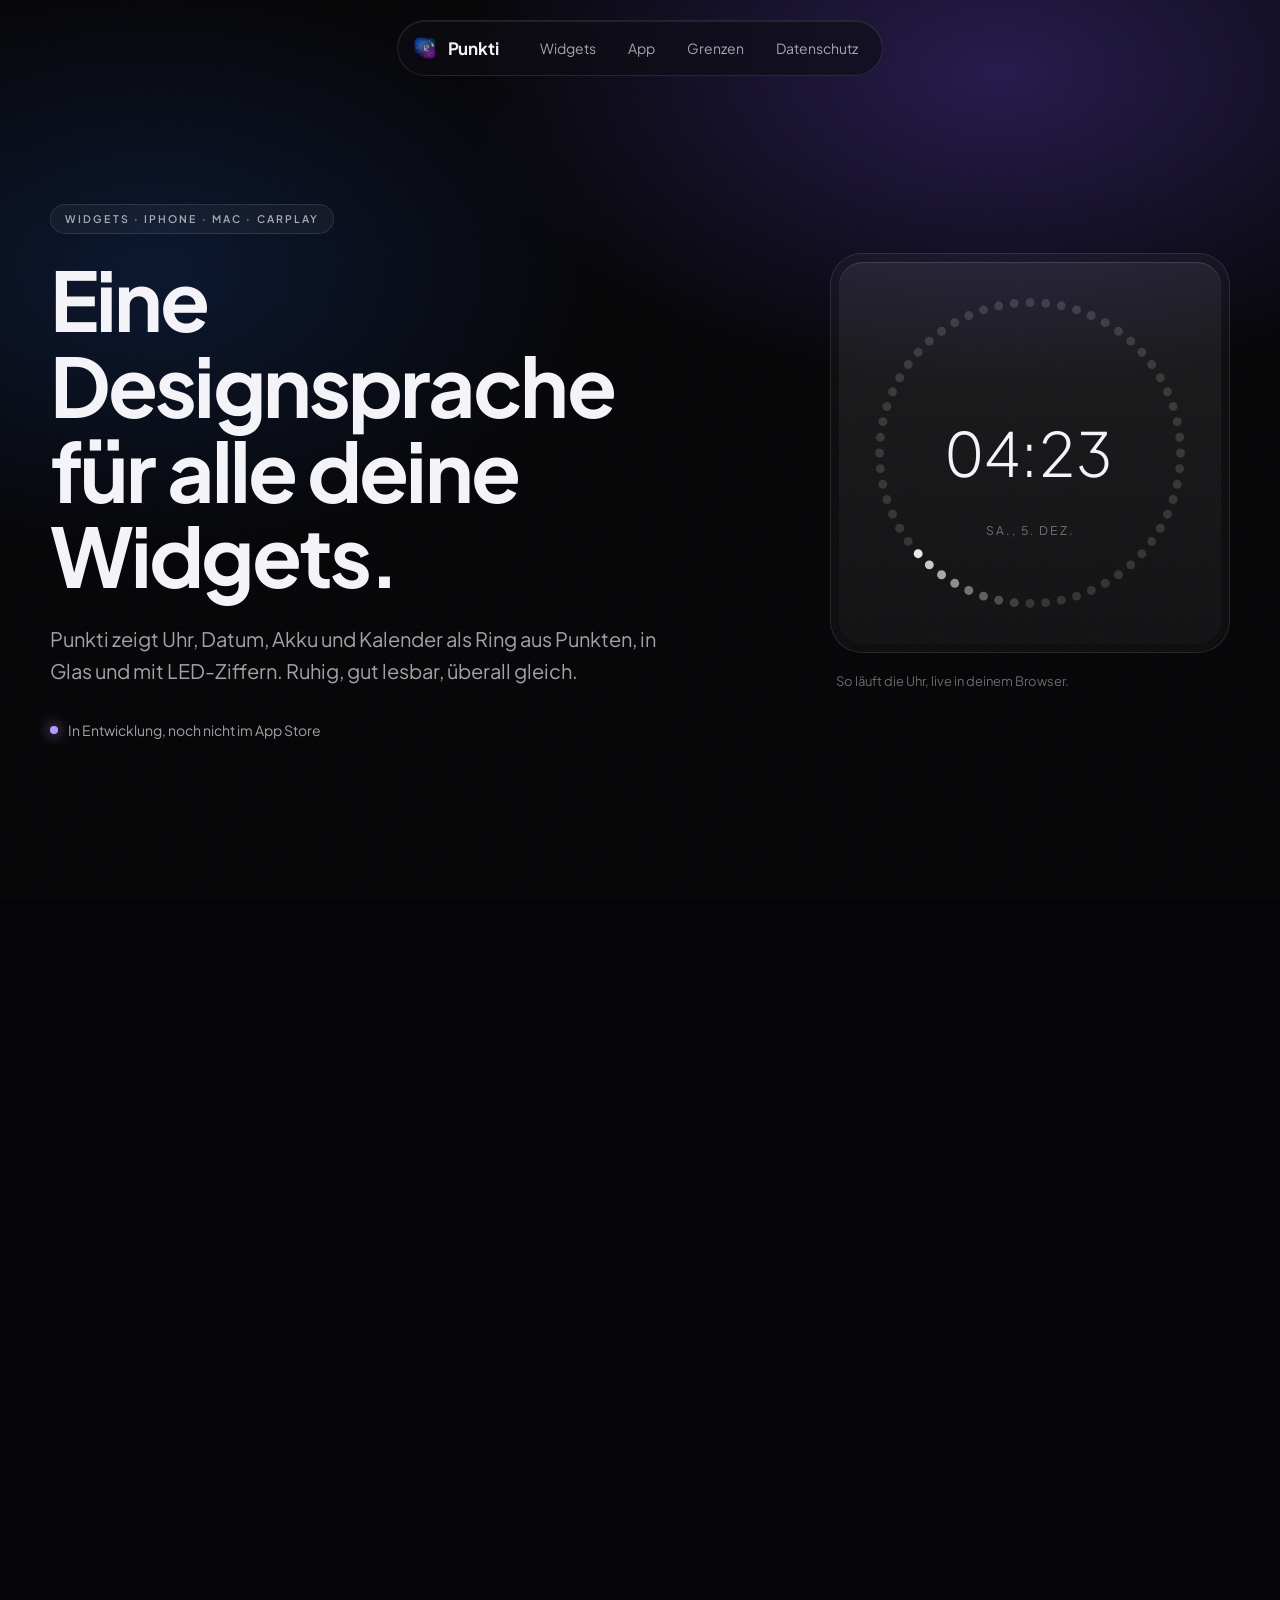
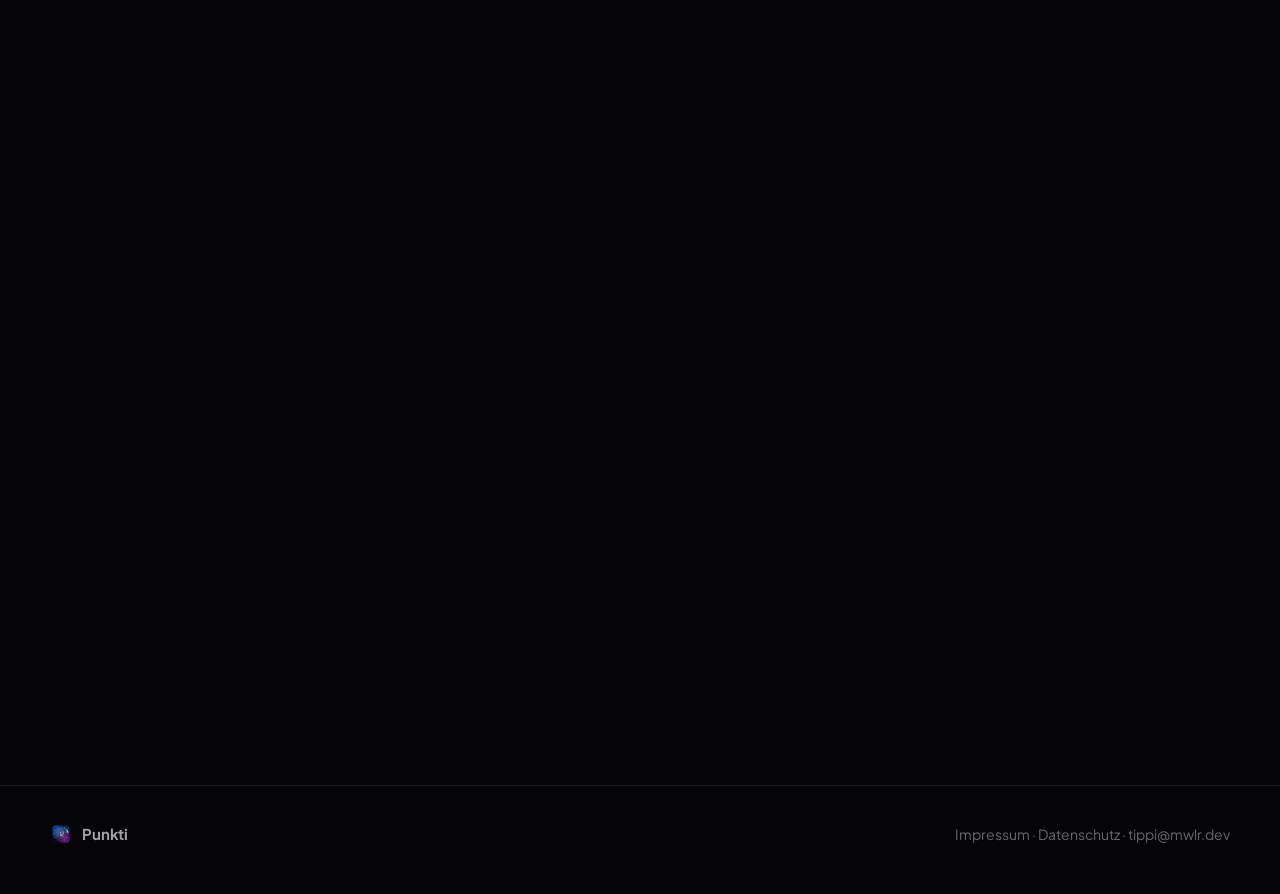
<file: index.html>
<!DOCTYPE html>
<html lang="de">
<head>
<meta charset="utf-8">
<meta name="viewport" content="width=device-width, initial-scale=1">
<!-- Zweite Sicherung für DSGVO: keine Verbindung zu irgendeinem Server, nur eigene Dateien. -->
<meta http-equiv="Content-Security-Policy" content="default-src 'none'; script-src 'self'; style-src 'self'; img-src 'self' data:; font-src 'self'; connect-src 'none'; base-uri 'none'; form-action 'none'">
<title>Punkti · Widgets in einer Designsprache</title>
<meta name="description" content="Punkti zeigt Uhr, Datum, Akku und Kalender als Ring aus Punkten, in Glas mit LED-Ziffern. Für iPhone, Mac und CarPlay. In Entwicklung.">
<meta name="robots" content="noindex">
<link rel="icon" href="favicon.png" type="image/png">
<link rel="apple-touch-icon" href="apple-touch-icon.png">
<link rel="preload" href="fonts/PlusJakartaSans-Variable.woff2" as="font" type="font/woff2" crossorigin>
<link rel="stylesheet" href="style.css">
<noscript><link rel="stylesheet" href="noscript.css"></noscript>
</head>
<body>

<!-- Hintergrund: Shaders (lokal gebündelt, ohne Telemetrie). Fallback: CSS-Verlauf unten. -->
<div class="bg" aria-hidden="true"><canvas id="bg"></canvas></div>
<div class="grain" aria-hidden="true"></div>

<header class="nav-wrap">
  <nav class="nav" aria-label="Hauptnavigation">
    <a class="brand" href="./"><img src="punkti-icon-224.png" alt="" width="26" height="26"><span>Punkti</span></a>
    <span class="nav-links">
      <a href="#widgets">Widgets</a>
      <a href="#app">App</a>
      <a href="#grenzen">Grenzen</a>
      <a href="#datenschutz">Datenschutz</a>
    </span>
  </nav>
</header>

<main>

<!-- HERO · Editorial Split -->
<section class="hero">
  <div class="wrap hero-grid">
    <div class="hero-copy">
      <p class="eyebrow reveal">Widgets · iPhone · Mac · CarPlay</p>
      <h1 class="reveal d1">Eine Designsprache für alle deine Widgets.</h1>
      <p class="lead reveal d2">Punkti zeigt Uhr, Datum, Akku und Kalender als Ring aus Punkten, in Glas und mit LED-Ziffern. Ruhig, gut lesbar, überall gleich.</p>
      <p class="status reveal d3"><span class="dot-live" aria-hidden="true"></span>In Entwicklung, noch nicht im App Store</p>
    </div>

    <div class="hero-visual reveal d2">
      <div class="shell">
        <div class="core clock-core">
          <svg id="clock-ring" viewBox="0 0 200 200" role="img" aria-label="Uhr als Punktering mit wandernder Sekunde"></svg>
          <div class="clock-time" id="clock-time" aria-hidden="true">--:--</div>
          <div class="clock-sub" id="clock-sub" aria-hidden="true"></div>
        </div>
      </div>
      <p class="caption">So läuft die Uhr, live in deinem Browser.</p>
    </div>
  </div>
</section>

<!-- WIDGETS · Asymmetrical Bento -->
<section id="widgets" class="section">
  <div class="wrap">
    <p class="eyebrow reveal">Widgets</p>
    <h2 class="reveal d1">Vier Ringe, eine Sprache.</h2>
    <p class="lead reveal d2">Jedes Widget ist eine Glasscheibe mit einem Ring aus Punkten. Was zählt, leuchtet; der Rest tritt zurück.</p>

    <div class="bento">
      <article class="shell b-uhr reveal">
        <div class="core">
          <svg class="ring" data-ring="uhr" viewBox="0 0 200 200" aria-hidden="true"></svg>
          <div class="w-text"><h3>Uhr</h3><p>Punktering mit wandernder Sekunde, LED-Ziffern in sechs Schriften, Farbe wählbar.</p></div>
        </div>
      </article>

      <article class="shell b-datum reveal d1">
        <div class="core">
          <svg class="ring" data-ring="datum" viewBox="0 0 200 200" aria-hidden="true"></svg>
          <div class="w-text"><h3>Datum</h3><p>Tageszahl in LED-Ziffern. Ein Punkt je Tag des Monats, heute leuchtet.</p></div>
        </div>
      </article>

      <article class="shell b-akku reveal d2">
        <div class="core">
          <svg class="ring" data-ring="akku" viewBox="0 0 200 200" aria-hidden="true"></svg>
          <div class="w-text"><h3>Akku</h3><p>Der Ring füllt sich mit dem Ladestand deines Geräts. <span class="mut">Beispielwert.</span></p></div>
        </div>
      </article>

      <article class="shell b-kal reveal d3">
        <div class="core">
          <svg class="ring" data-ring="kalender" viewBox="0 0 200 200" aria-hidden="true"></svg>
          <div class="w-text"><h3>Kalender</h3><p>Nächster Termin mit Startzeit und Titel, dazu ein Ring über 24 Stunden mit den Terminen von heute. <span class="mut">Beispieltermine.</span></p></div>
        </div>
      </article>
    </div>

    <p class="more reveal">Dazu kommen Termine, Monat und ein Wetter-Widget mit Fünf-Tage-Vorschau.</p>
  </div>
</section>

<!-- APP -->
<section id="app" class="section">
  <div class="wrap split">
    <div>
      <p class="eyebrow reveal">Die App</p>
      <h2 class="reveal d1">Die Uhr im Vollbild, mit flüssigen Sekunden.</h2>
    </div>
    <div>
      <p class="lead reveal d2">Die App zeigt die Uhr groß und ruhig, auf dem Tisch oder im Auto. Die Sekunde wandert gleichmäßig um den Ring.</p>
      <ul class="tick reveal d3">
        <li>Tippen wechselt die Farbe.</li>
        <li>Langes Drücken wechselt die Schrift.</li>
        <li>Eine Designsprache auf iPhone, Mac und im CarPlay-Display.</li>
      </ul>
    </div>
  </div>
</section>

<!-- GRENZEN -->
<section id="grenzen" class="section">
  <div class="wrap">
    <p class="eyebrow reveal">Ehrlich gesagt</p>
    <h2 class="reveal d1">Was Widgets nicht können.</h2>
    <div class="limits">
      <div class="shell reveal"><div class="core"><h3>Sekunden im Widget</h3><p>Das System aktualisiert ein Widget nur etwa alle zwei Sekunden. Flüssig laufen die Sekunden deshalb nur in der App.</p></div></div>
      <div class="shell reveal d1"><div class="core"><h3>Akku nur vom eigenen Gerät</h3><p>Ein Widget kann den Akku eines anderen Geräts nicht lesen. Jedes Widget zeigt sein eigenes Gerät.</p></div></div>
      <div class="shell reveal d2"><div class="core"><h3>Kalenderzugriff je Gerät</h3><p>Den Zugriff auf deinen Kalender erteilst du auf jedem Gerät einzeln.</p></div></div>
    </div>
  </div>
</section>

<!-- DATENSCHUTZ -->
<section id="datenschutz" class="section">
  <div class="wrap split">
    <div>
      <p class="eyebrow reveal">Datenschutz</p>
      <h2 class="reveal d1">Diese Seite lädt nichts von fremden Servern.</h2>
    </div>
    <div>
      <p class="lead reveal d2">Keine Cookies, kein Tracking, keine Schriften oder Skripte von außen. Der Animationshintergrund kommt von dieser Seite selbst, seine Telemetrie ist abgeschaltet.</p>
      <p class="reveal d3"><a class="pill" href="datenschutz.html"><span>Datenschutzerklärung</span><i class="pill-ico" aria-hidden="true">↗</i></a></p>
    </div>
  </div>
</section>

</main>

<footer class="foot">
  <div class="wrap foot-in">
    <span class="brand"><img src="punkti-icon-224.png" alt="" width="22" height="22"><span>Punkti</span></span>
    <span class="foot-links"><a href="impressum.html">Impressum</a> · <a href="datenschutz.html">Datenschutz</a> · <a href="mailto:tippi@mwlr.dev">tippi@mwlr.dev</a></span>
  </div>
</footer>

<script src="site.js" defer></script>
<script type="module" src="shader-bg.js"></script>
</body>
</html>
</file>
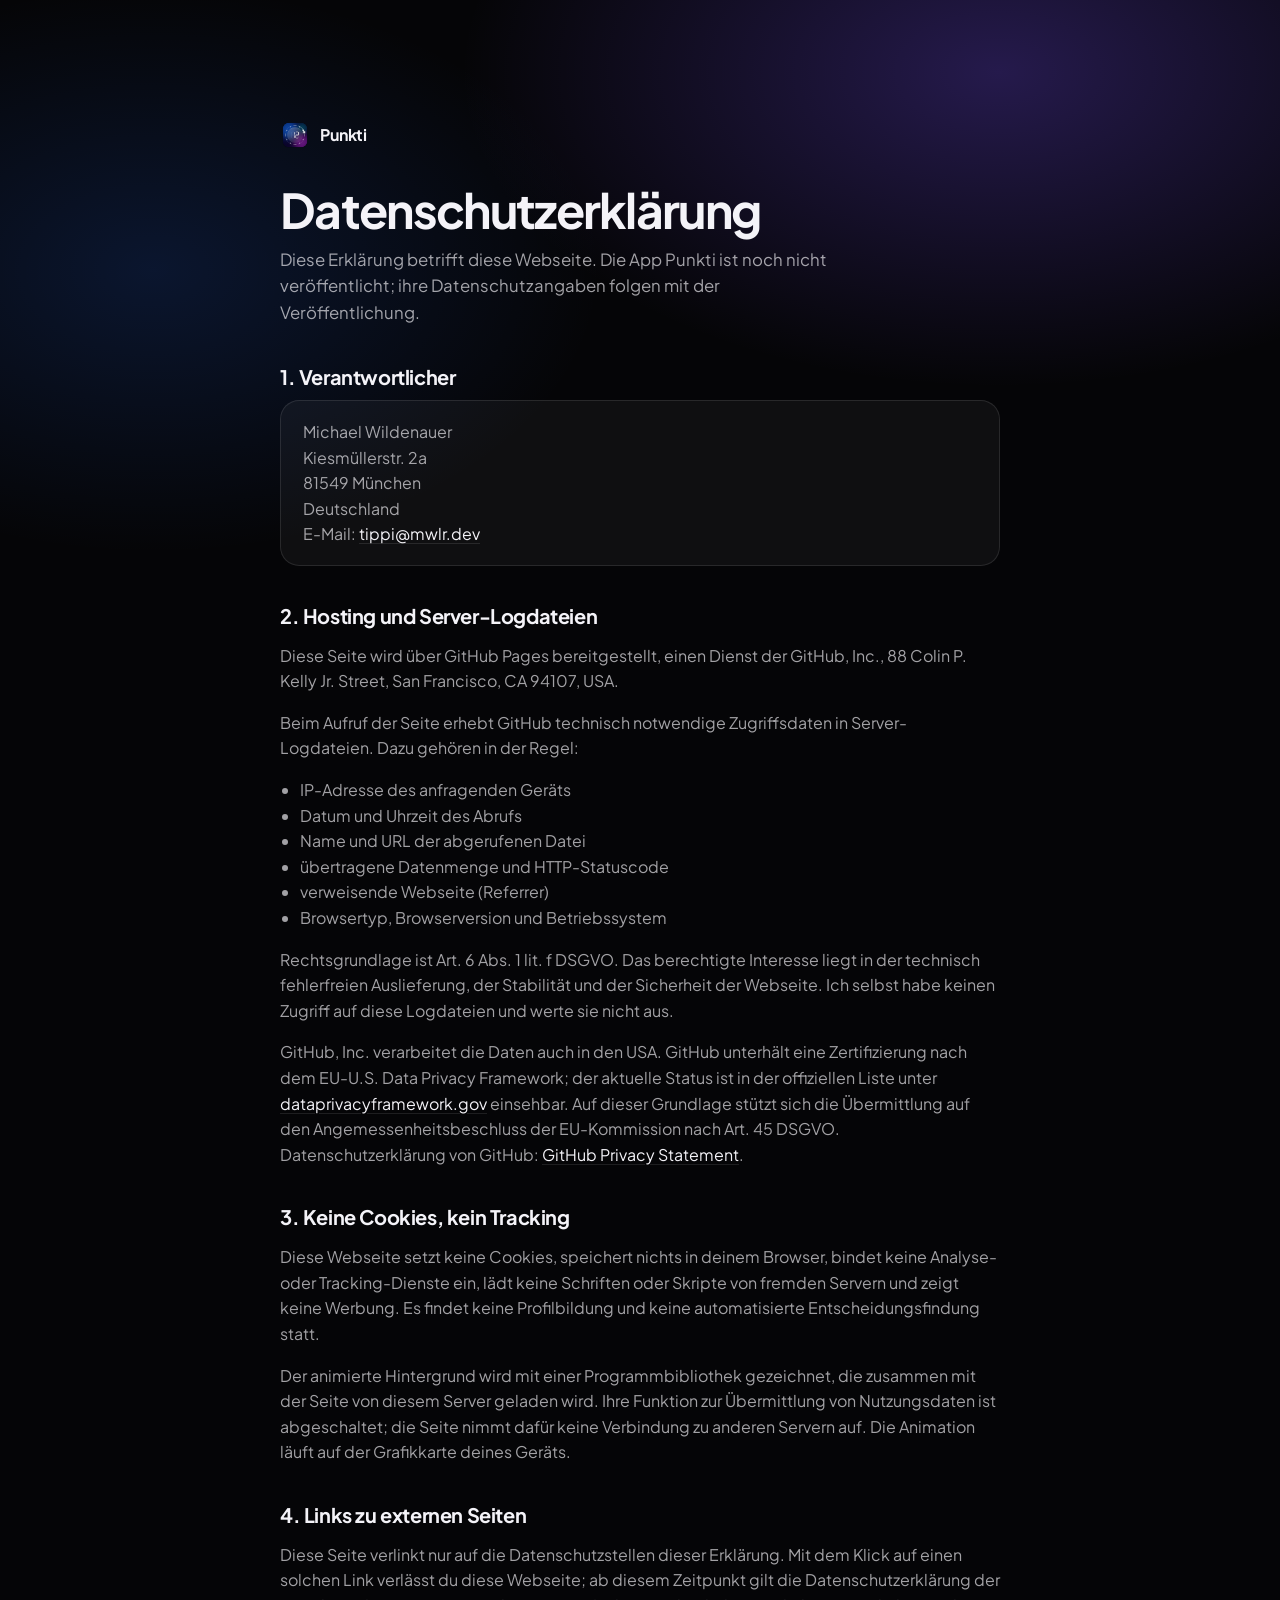
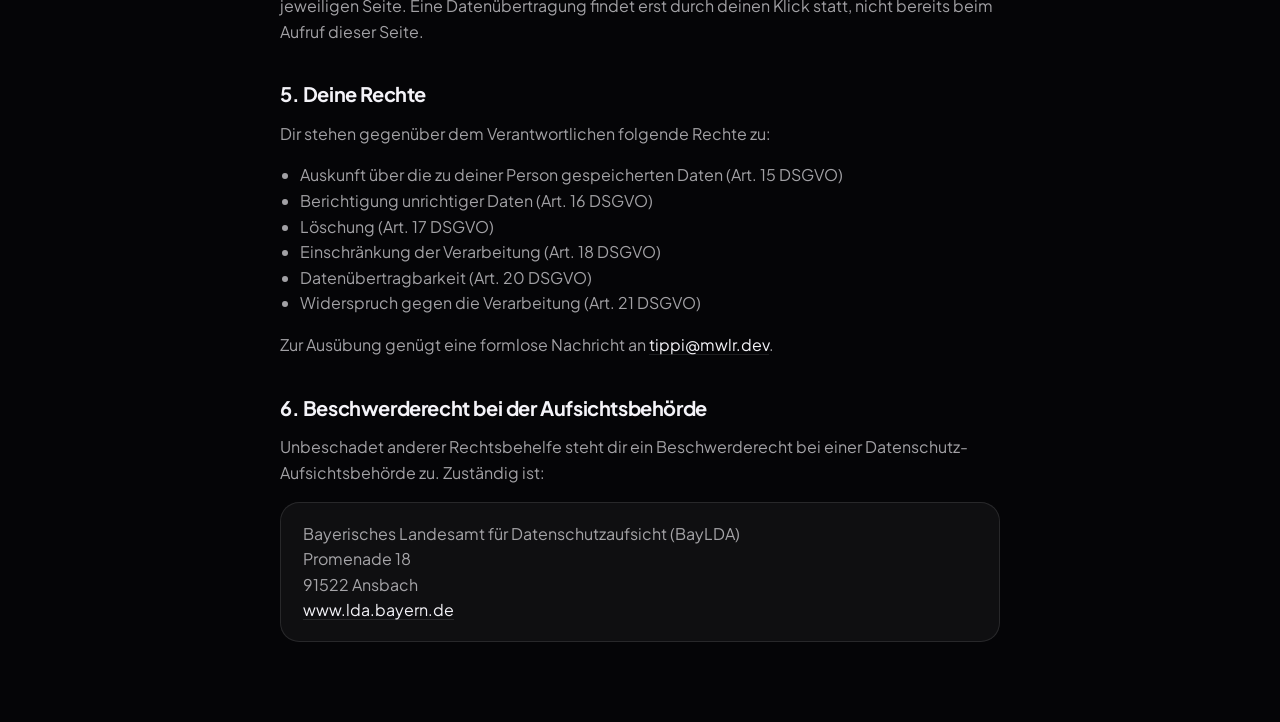
<file: datenschutz.html>
<!DOCTYPE html>
<html lang="de">
<head>
<meta charset="utf-8">
<meta name="viewport" content="width=device-width, initial-scale=1">
<!-- Zweite Sicherung für DSGVO: keine Verbindung zu irgendeinem Server, nur eigene Dateien. -->
<meta http-equiv="Content-Security-Policy" content="default-src 'none'; script-src 'self'; style-src 'self'; img-src 'self' data:; font-src 'self'; connect-src 'none'; base-uri 'none'; form-action 'none'">
<meta name="robots" content="noindex">
<title>Datenschutz · Punkti</title>
<link rel="icon" href="favicon.png" type="image/png">
<link rel="apple-touch-icon" href="apple-touch-icon.png">
<link rel="preload" href="fonts/PlusJakartaSans-Variable.woff2" as="font" type="font/woff2" crossorigin>
<link rel="stylesheet" href="style.css">
</head>
<body class="legal">
<div class="bg" aria-hidden="true"></div>
<main class="wrap">

  <a class="brand home" href="./"><img src="punkti-icon-224.png" alt="" width="30" height="30"><span>Punkti</span></a>

  <h1>Datenschutzerklärung</h1>
  <p class="lead">Diese Erklärung betrifft diese Webseite. Die App Punkti ist noch nicht veröffentlicht; ihre Datenschutzangaben folgen mit der Veröffentlichung.</p>

  <h2>1. Verantwortlicher</h2>
  <div class="card">
    <p>
      Michael Wildenauer<br>
      Kiesmüllerstr. 2a<br>
      81549 München<br>
      Deutschland<br>
      E-Mail: <a href="mailto:tippi@mwlr.dev">tippi@mwlr.dev</a>
    </p>
  </div>

  <h2>2. Hosting und Server-Logdateien</h2>
  <!-- Vor Veröffentlichung prüfen: Hosting-Anbieter muss zur tatsächlichen Auslieferung passen. -->
  <p>
    Diese Seite wird über GitHub Pages bereitgestellt, einen Dienst der GitHub, Inc.,
    88 Colin P. Kelly Jr. Street, San Francisco, CA 94107, USA.
  </p>
  <p>Beim Aufruf der Seite erhebt GitHub technisch notwendige Zugriffsdaten in Server-Logdateien. Dazu gehören in der Regel:</p>
  <ul>
    <li>IP-Adresse des anfragenden Geräts</li>
    <li>Datum und Uhrzeit des Abrufs</li>
    <li>Name und URL der abgerufenen Datei</li>
    <li>übertragene Datenmenge und HTTP-Statuscode</li>
    <li>verweisende Webseite (Referrer)</li>
    <li>Browsertyp, Browserversion und Betriebssystem</li>
  </ul>
  <p>
    Rechtsgrundlage ist Art. 6 Abs. 1 lit. f DSGVO. Das berechtigte Interesse liegt in der
    technisch fehlerfreien Auslieferung, der Stabilität und der Sicherheit der Webseite.
    Ich selbst habe keinen Zugriff auf diese Logdateien und werte sie nicht aus.
  </p>
  <p>
    GitHub, Inc. verarbeitet die Daten auch in den USA. GitHub unterhält eine Zertifizierung
    nach dem EU-U.S. Data Privacy Framework; der aktuelle Status ist in der offiziellen Liste unter
    <a href="https://www.dataprivacyframework.gov" target="_blank" rel="noopener">dataprivacyframework.gov</a>
    einsehbar. Auf dieser Grundlage stützt sich die Übermittlung auf den Angemessenheitsbeschluss
    der EU-Kommission nach Art. 45 DSGVO. Datenschutzerklärung von GitHub:
    <a href="https://docs.github.com/de/site-policy/privacy-policies/github-general-privacy-statement" target="_blank" rel="noopener">GitHub Privacy Statement</a>.
  </p>

  <h2>3. Keine Cookies, kein Tracking</h2>
  <p>
    Diese Webseite setzt keine Cookies, speichert nichts in deinem Browser, bindet keine Analyse-
    oder Tracking-Dienste ein, lädt keine Schriften oder Skripte von fremden Servern und zeigt keine
    Werbung. Es findet keine Profilbildung und keine automatisierte Entscheidungsfindung statt.
  </p>
  <p>
    Der animierte Hintergrund wird mit einer Programmbibliothek gezeichnet, die zusammen mit der Seite
    von diesem Server geladen wird. Ihre Funktion zur Übermittlung von Nutzungsdaten ist abgeschaltet;
    die Seite nimmt dafür keine Verbindung zu anderen Servern auf. Die Animation läuft auf der
    Grafikkarte deines Geräts.
  </p>

  <h2>4. Links zu externen Seiten</h2>
  <p>
    Diese Seite verlinkt nur auf die Datenschutzstellen dieser Erklärung. Mit dem Klick auf einen
    solchen Link verlässt du diese Webseite; ab diesem Zeitpunkt gilt die Datenschutzerklärung der
    jeweiligen Seite. Eine Datenübertragung findet erst durch deinen Klick statt, nicht bereits beim
    Aufruf dieser Seite.
  </p>

  <h2>5. Deine Rechte</h2>
  <p>Dir stehen gegenüber dem Verantwortlichen folgende Rechte zu:</p>
  <ul>
    <li>Auskunft über die zu deiner Person gespeicherten Daten (Art. 15 DSGVO)</li>
    <li>Berichtigung unrichtiger Daten (Art. 16 DSGVO)</li>
    <li>Löschung (Art. 17 DSGVO)</li>
    <li>Einschränkung der Verarbeitung (Art. 18 DSGVO)</li>
    <li>Datenübertragbarkeit (Art. 20 DSGVO)</li>
    <li>Widerspruch gegen die Verarbeitung (Art. 21 DSGVO)</li>
  </ul>
  <p>Zur Ausübung genügt eine formlose Nachricht an <a href="mailto:tippi@mwlr.dev">tippi@mwlr.dev</a>.</p>

  <h2>6. Beschwerderecht bei der Aufsichtsbehörde</h2>
  <p>Unbeschadet anderer Rechtsbehelfe steht dir ein Beschwerderecht bei einer Datenschutz-Aufsichtsbehörde zu. Zuständig ist:</p>
  <div class="card">
    <p>
      Bayerisches Landesamt für Datenschutzaufsicht (BayLDA)<br>
      Promenade 18<br>
      91522 Ansbach<br>
      <a href="https://www.lda.bayern.de" target="_blank" rel="noopener">www.lda.bayern.de</a>
    </p>
  </div>

</main>
</body>
</html>
</file>
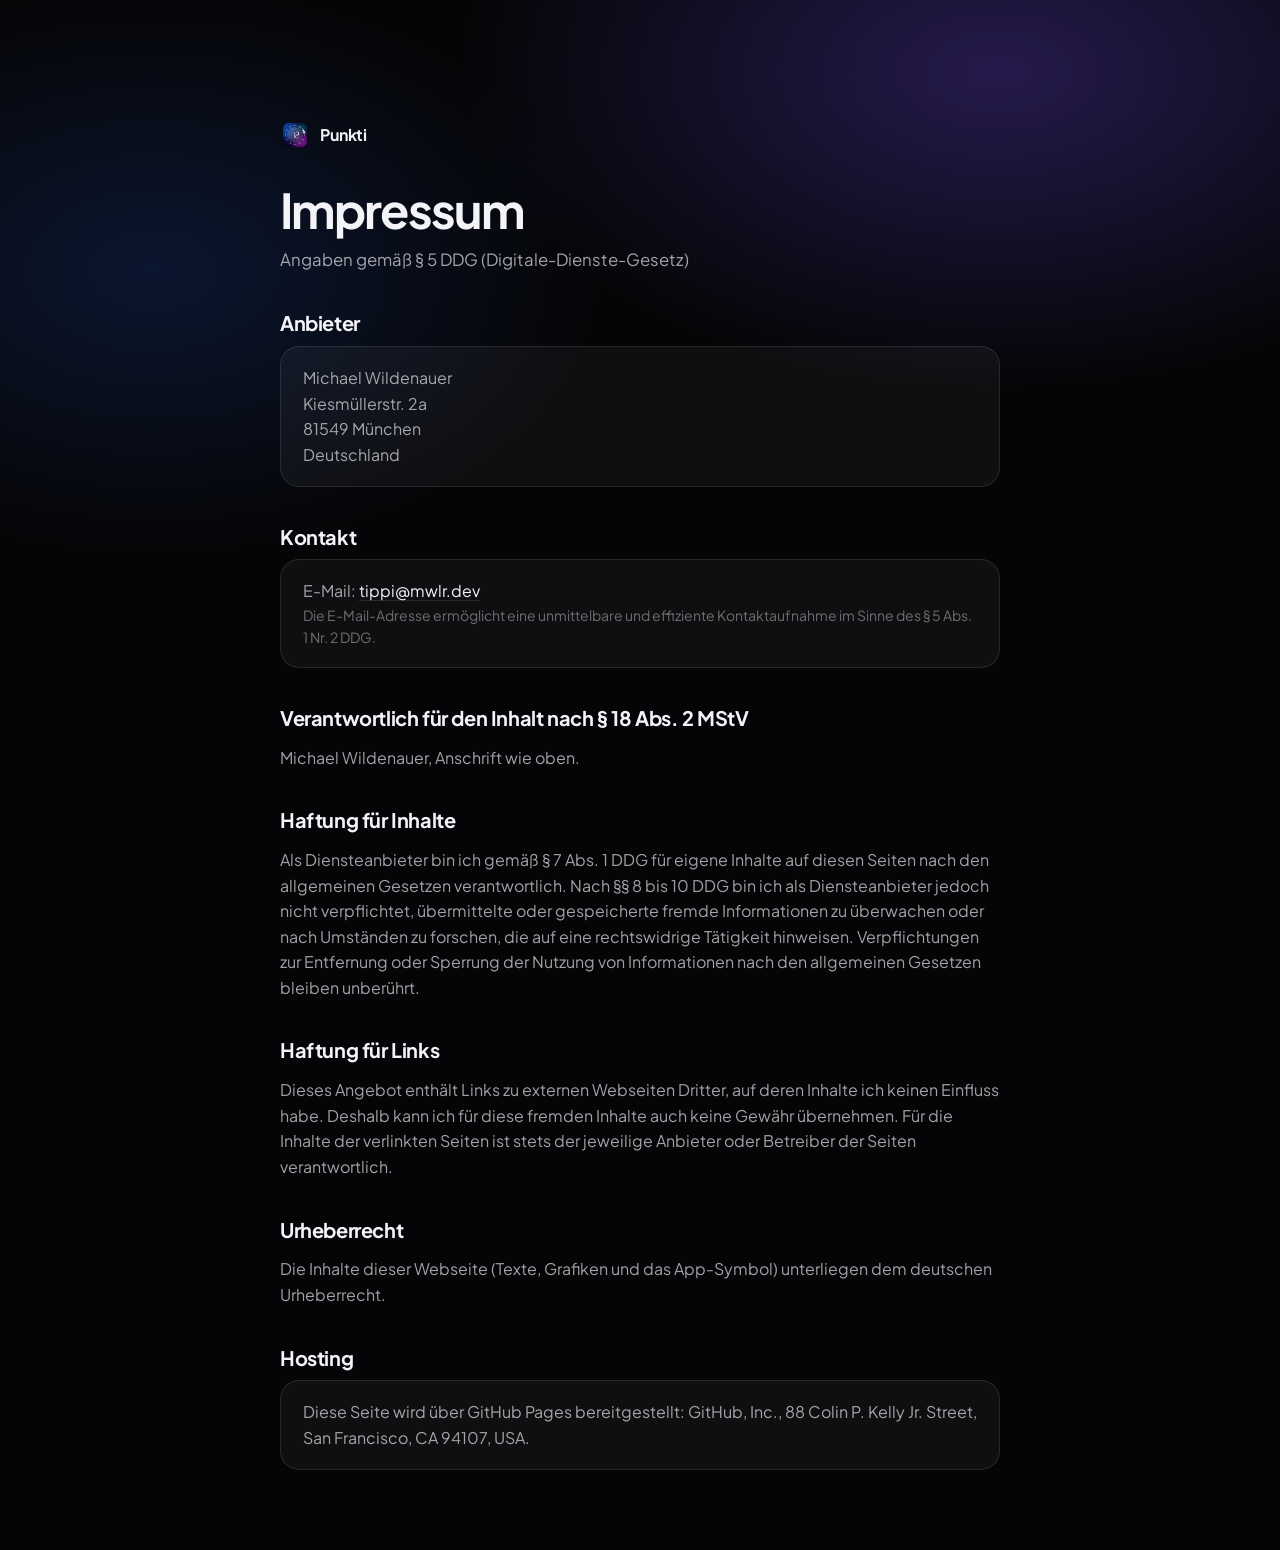
<file: impressum.html>
<!DOCTYPE html>
<html lang="de">
<head>
<meta charset="utf-8">
<meta name="viewport" content="width=device-width, initial-scale=1">
<!-- Zweite Sicherung für DSGVO: keine Verbindung zu irgendeinem Server, nur eigene Dateien. -->
<meta http-equiv="Content-Security-Policy" content="default-src 'none'; script-src 'self'; style-src 'self'; img-src 'self' data:; font-src 'self'; connect-src 'none'; base-uri 'none'; form-action 'none'">
<meta name="robots" content="noindex">
<title>Impressum · Punkti</title>
<link rel="icon" href="favicon.png" type="image/png">
<link rel="apple-touch-icon" href="apple-touch-icon.png">
<link rel="preload" href="fonts/PlusJakartaSans-Variable.woff2" as="font" type="font/woff2" crossorigin>
<link rel="stylesheet" href="style.css">
</head>
<body class="legal">
<div class="bg" aria-hidden="true"></div>
<main class="wrap">

  <a class="brand home" href="./"><img src="punkti-icon-224.png" alt="" width="30" height="30"><span>Punkti</span></a>

  <h1>Impressum</h1>
  <p class="lead">Angaben gemäß § 5 DDG (Digitale-Dienste-Gesetz)</p>

  <h2>Anbieter</h2>
  <div class="card">
    <p>
      Michael Wildenauer<br>
      Kiesmüllerstr. 2a<br>
      81549 München<br>
      Deutschland
    </p>
  </div>

  <h2>Kontakt</h2>
  <div class="card">
    <p>E-Mail: <a href="mailto:tippi@mwlr.dev">tippi@mwlr.dev</a></p>
    <p class="small">Die E-Mail-Adresse ermöglicht eine unmittelbare und effiziente Kontaktaufnahme im Sinne des § 5 Abs. 1 Nr. 2 DDG.</p>
  </div>

  <h2>Verantwortlich für den Inhalt nach § 18 Abs. 2 MStV</h2>
  <p>Michael Wildenauer, Anschrift wie oben.</p>

  <h2>Haftung für Inhalte</h2>
  <p>
    Als Diensteanbieter bin ich gemäß § 7 Abs. 1 DDG für eigene Inhalte auf diesen Seiten
    nach den allgemeinen Gesetzen verantwortlich. Nach §§ 8 bis 10 DDG bin ich als
    Diensteanbieter jedoch nicht verpflichtet, übermittelte oder gespeicherte fremde
    Informationen zu überwachen oder nach Umständen zu forschen, die auf eine rechtswidrige
    Tätigkeit hinweisen. Verpflichtungen zur Entfernung oder Sperrung der Nutzung von
    Informationen nach den allgemeinen Gesetzen bleiben unberührt.
  </p>

  <h2>Haftung für Links</h2>
  <p>
    Dieses Angebot enthält Links zu externen Webseiten Dritter, auf deren Inhalte ich keinen
    Einfluss habe. Deshalb kann ich für diese fremden Inhalte auch keine Gewähr übernehmen.
    Für die Inhalte der verlinkten Seiten ist stets der jeweilige Anbieter oder Betreiber
    der Seiten verantwortlich.
  </p>

  <h2>Urheberrecht</h2>
  <p>
    Die Inhalte dieser Webseite (Texte, Grafiken und das App-Symbol) unterliegen dem
    deutschen Urheberrecht.
  </p>

  <h2>Hosting</h2>
  <div class="card">
    <!-- Vor Veröffentlichung prüfen: Hosting-Anbieter muss zur tatsächlichen Auslieferung passen. -->
    <p>
      Diese Seite wird über GitHub Pages bereitgestellt: GitHub, Inc.,
      88 Colin P. Kelly Jr. Street, San Francisco, CA 94107, USA.
    </p>
  </div>

</main>
</body>
</html>
</file>
<file: style.css>
/* Punkti · Seite. Ethereal Glass: tiefes Schwarz, Glasscheiben mit Doppelrand, Punktringe. */
@font-face {
  font-family: "Plus Jakarta Sans";
  src: url("fonts/PlusJakartaSans-Variable.woff2") format("woff2");
  font-weight: 200 800;
  font-display: swap;
}

:root {
  --bg: #050507;
  --ink: #f4f3f8;
  --ink-2: rgba(244, 243, 248, 0.66);
  --ink-3: rgba(244, 243, 248, 0.42);
  --hair: rgba(255, 255, 255, 0.10);
  --glass: rgba(255, 255, 255, 0.045);
  --accent: #b69cff;
  --ease: cubic-bezier(0.32, 0.72, 0, 1);
}

* { box-sizing: border-box; }
html { scroll-behavior: smooth; }
body {
  margin: 0;
  background: var(--bg);
  color: var(--ink);
  font-family: "Plus Jakarta Sans", system-ui, sans-serif;
  font-size: 17px;
  line-height: 1.6;
  -webkit-font-smoothing: antialiased;
  overflow-x: hidden;
}
a { color: inherit; text-decoration: none; }
img, svg { display: block; max-width: 100%; }

/* Hintergrund: Canvas (Shaders) über statischem Verlauf als Rückfall */
.bg {
  position: fixed; inset: 0; z-index: -2;
  background:
    radial-gradient(60% 50% at 78% 8%, rgba(120, 80, 255, 0.28), transparent 70%),
    radial-gradient(50% 45% at 12% 30%, rgba(40, 110, 255, 0.16), transparent 70%),
    var(--bg);
}
.bg canvas { width: 100%; height: 100%; display: block; opacity: 0; transition: opacity 1.4s var(--ease); }
.bg.live canvas { opacity: 0.9; }
.grain {
  position: fixed; inset: 0; z-index: -1; pointer-events: none; opacity: 0.035;
  background-image: url("data:image/svg+xml;utf8,<svg xmlns='http://www.w3.org/2000/svg' width='160' height='160'><filter id='n'><feTurbulence type='fractalNoise' baseFrequency='.9' numOctaves='2' stitchTiles='stitch'/></filter><rect width='100%' height='100%' filter='url(%23n)'/></svg>");
}

.wrap { width: min(1180px, 100% - 48px); margin-inline: auto; }

/* Navigation: schwebende Glaskapsel */
.nav-wrap { position: fixed; top: 20px; left: 0; right: 0; z-index: 10; display: flex; justify-content: center; pointer-events: none; }
.nav {
  pointer-events: auto;
  display: flex; align-items: center; gap: 28px;
  padding: 8px 10px 8px 14px; border-radius: 999px;
  background: rgba(14, 14, 20, 0.6);
  border: 1px solid var(--hair);
  -webkit-backdrop-filter: blur(24px); backdrop-filter: blur(24px);
  box-shadow: inset 0 1px 0 rgba(255,255,255,0.08);
}
.brand { display: inline-flex; align-items: center; gap: 10px; font-weight: 700; letter-spacing: -0.01em; }
.brand img { border-radius: 7px; }
.nav-links { display: flex; gap: 4px; }
.nav-links a { padding: 8px 14px; border-radius: 999px; font-size: 14px; color: var(--ink-2); transition: color .5s var(--ease), background .5s var(--ease); }
.nav-links a:hover { color: var(--ink); background: rgba(255,255,255,0.07); }

/* Typografie */
.eyebrow {
  display: inline-block; margin: 0 0 22px; padding: 6px 14px; border-radius: 999px;
  font-size: 10.5px; font-weight: 600; letter-spacing: 0.2em; text-transform: uppercase;
  color: var(--ink-2); background: var(--glass); border: 1px solid var(--hair);
}
h1, h2, h3 { margin: 0; letter-spacing: -0.035em; line-height: 1.04; font-weight: 700; }
h1 { font-size: clamp(2.6rem, 6.4vw, 5.2rem); }
h2 { font-size: clamp(2rem, 4.4vw, 3.4rem); }
h3 { font-size: 1.15rem; letter-spacing: -0.02em; line-height: 1.2; }
.lead { margin: 26px 0 0; max-width: 34em; font-size: clamp(1.05rem, 1.6vw, 1.25rem); color: var(--ink-2); }
.mut { color: var(--ink-3); }

.section { padding: clamp(96px, 14vw, 176px) 0; }
.hero { min-height: 100dvh; display: flex; align-items: center; padding: 140px 0 96px; }
.hero-grid { display: grid; grid-template-columns: 1.15fr 0.85fr; gap: 64px; align-items: center; }
.status { display: inline-flex; align-items: center; gap: 10px; margin: 32px 0 0; font-size: 14px; color: var(--ink-2); }
.dot-live { width: 8px; height: 8px; border-radius: 50%; background: var(--accent); box-shadow: 0 0 14px var(--accent); }

/* Doppelrand: äußere Schale + innerer Kern */
.shell {
  padding: 8px; border-radius: 2rem;
  background: rgba(255,255,255,0.035); border: 1px solid var(--hair);
}
.core {
  border-radius: calc(2rem - 8px); padding: 28px;
  background: linear-gradient(180deg, rgba(255,255,255,0.06), rgba(255,255,255,0.02));
  box-shadow: inset 0 1px 1px rgba(255,255,255,0.14);
}

/* Uhr im Hero */
.hero-visual { max-width: 400px; justify-self: end; width: 100%; }
.clock-core { position: relative; aspect-ratio: 1; padding: 20px; display: grid; place-items: center; }
.clock-core svg { position: absolute; inset: 20px; width: calc(100% - 40px); height: calc(100% - 40px); }
.clock-time { position: relative; font-size: clamp(2.6rem, 6vw, 3.8rem); font-weight: 300; letter-spacing: 0.02em; font-variant-numeric: tabular-nums; }
.clock-sub { position: absolute; bottom: 27%; font-size: 12px; letter-spacing: 0.18em; text-transform: uppercase; color: var(--ink-3); }
.caption { margin: 18px 6px 0; font-size: 13px; color: var(--ink-3); }

/* Bento */
.bento { display: grid; grid-template-columns: repeat(12, 1fr); gap: 20px; margin-top: 64px; }
.b-uhr { grid-column: span 7; }
.b-datum { grid-column: span 5; }
.b-akku { grid-column: span 5; }
.b-kal { grid-column: span 7; }
.bento .core { display: grid; grid-template-columns: 148px 1fr; gap: 28px; align-items: center; min-height: 220px; }
.bento .w-text p { margin: 10px 0 0; font-size: 15px; color: var(--ink-2); }
.ring { width: 148px; height: 148px; }
.more { margin-top: 36px; color: var(--ink-3); font-size: 15px; }

/* Zweispalter */
.split { display: grid; grid-template-columns: 1fr 1fr; gap: 64px; align-items: start; }
.tick { margin: 32px 0 0; padding: 0; list-style: none; display: grid; gap: 14px; color: var(--ink-2); }
.tick li { position: relative; padding-left: 28px; }
.tick li::before { content: ""; position: absolute; left: 4px; top: 0.68em; width: 6px; height: 6px; border-radius: 50%; background: var(--accent); box-shadow: 0 0 10px var(--accent); }

.limits { display: grid; grid-template-columns: repeat(3, 1fr); gap: 20px; margin-top: 56px; }
.limits .core { min-height: 190px; }
.limits p { margin: 12px 0 0; font-size: 15px; color: var(--ink-2); }

/* Knopf: Kapsel mit Symbol in eigener Insel */
.pill {
  display: inline-flex; align-items: center; gap: 14px; margin-top: 28px;
  padding: 8px 8px 8px 24px; border-radius: 999px;
  background: var(--ink); color: #0a0a10; font-weight: 600; font-size: 15px;
  transition: transform .6s var(--ease);
}
.pill:active { transform: scale(0.98); }
.pill-ico {
  width: 36px; height: 36px; border-radius: 50%; display: grid; place-items: center;
  background: rgba(0,0,0,0.08); font-style: normal; font-size: 16px;
  transition: transform .6s var(--ease);
}
.pill:hover .pill-ico { transform: translate(2px, -2px) scale(1.06); }

.foot { border-top: 1px solid var(--hair); padding: 36px 0 48px; color: var(--ink-3); font-size: 14px; }
.foot-in { display: flex; justify-content: space-between; align-items: center; gap: 16px; flex-wrap: wrap; }
.foot .brand { color: var(--ink-2); font-size: 15px; }
.foot a:hover { color: var(--ink); }

/* Erscheinen beim Scrollen: nur transform, opacity, filter */
.reveal { opacity: 0; transform: translateY(40px); filter: blur(10px); transition: opacity 1s var(--ease), transform 1s var(--ease), filter 1s var(--ease); }
.reveal.in { opacity: 1; transform: none; filter: none; }
.d1 { transition-delay: .1s; } .d2 { transition-delay: .2s; } .d3 { transition-delay: .3s; }

/* Rechtliche Seiten */
body.legal { font-size: 16px; }
.legal main { padding: 120px 0 80px; }
.legal .wrap { width: min(720px, 100% - 48px); }
.legal h1 { font-size: clamp(2rem, 5vw, 3rem); margin-top: 28px; }
.legal h2 { font-size: 1.25rem; margin: 40px 0 12px; letter-spacing: -0.02em; }
.legal .lead { margin-top: 12px; font-size: 1.05rem; }
.legal p, .legal li { color: var(--ink-2); }
.legal a:not(.brand) { color: var(--ink); text-decoration: underline; text-decoration-color: var(--hair); text-underline-offset: 3px; }
.legal .card { padding: 18px 22px; border-radius: 1.2rem; background: var(--glass); border: 1px solid var(--hair); }
.legal .card p { margin: 0; }
.legal .small { font-size: 14px; color: var(--ink-3); margin-top: 10px; }
.legal ul { padding-left: 20px; }
.legal code { font-size: 0.92em; padding: 1px 6px; border-radius: 6px; background: var(--glass); }

@media (max-width: 767px) {
  .wrap { width: calc(100% - 32px); }
  .nav { gap: 12px; padding-left: 12px; }
  .nav-links a { padding: 8px 9px; font-size: 13px; }
  .nav-links a:nth-child(n+3) { display: none; }
  .hero { padding-top: 120px; min-height: auto; }
  .hero-grid, .split { grid-template-columns: 1fr; gap: 40px; }
  .hero-visual { justify-self: center; }
  .bento, .limits { grid-template-columns: 1fr; }
  .b-uhr, .b-datum, .b-akku, .b-kal { grid-column: auto; }
  .bento .core { grid-template-columns: 1fr; gap: 20px; }
  .section { padding: 88px 0; }
}

@media (prefers-reduced-motion: reduce) {
  html { scroll-behavior: auto; }
  .reveal { opacity: 1; transform: none; filter: none; transition: none; }
  .bg canvas { display: none; }
}
</file>
<file: noscript.css>
/* Nur ohne JavaScript geladen (über noscript in index.html): Inhalte sichtbar machen. */
.reveal { opacity: 1; transform: none; filter: none; }
</file>
